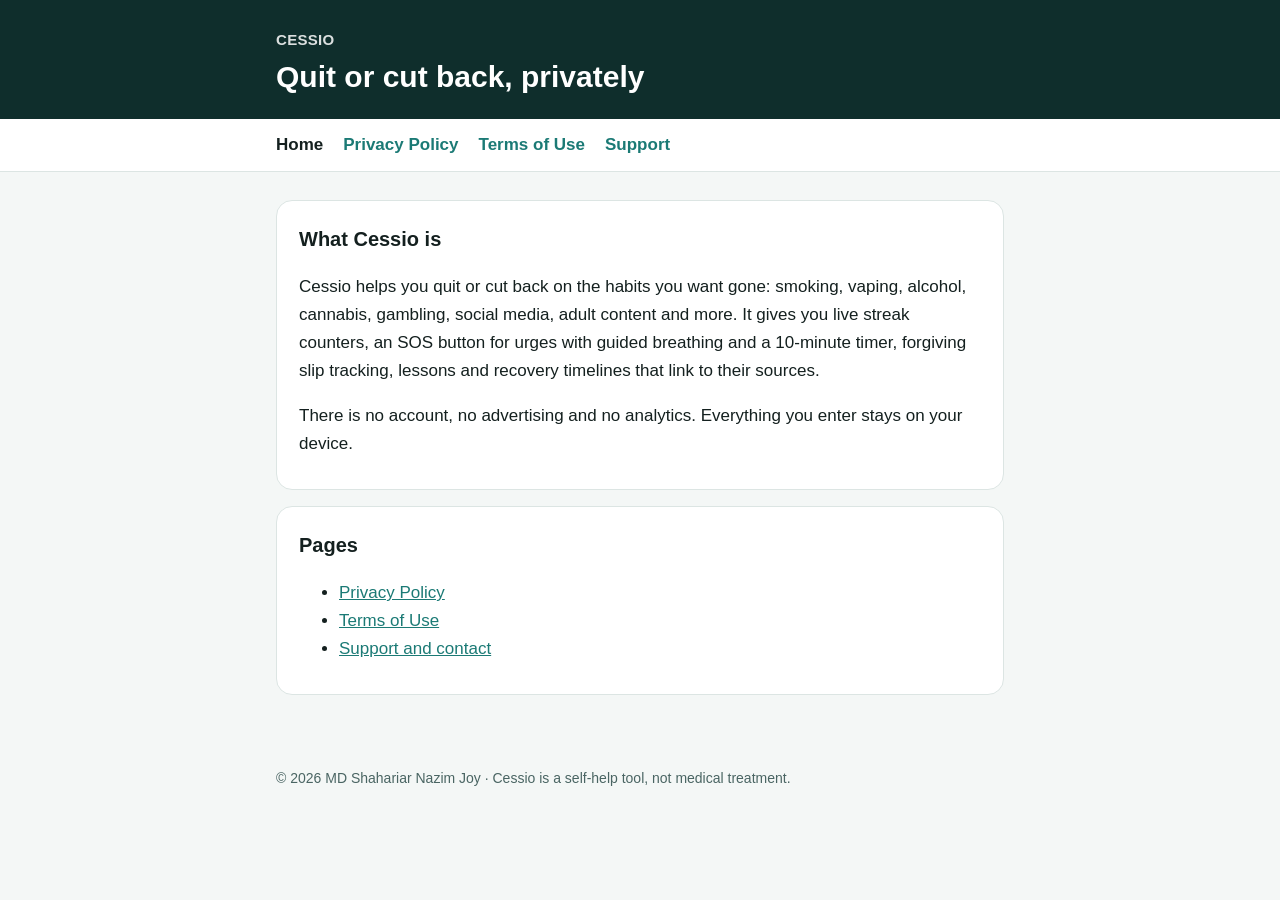
<file: index.html>
<!DOCTYPE html>
<html lang="en">
<head>
<meta charset="utf-8">
<meta name="viewport" content="width=device-width, initial-scale=1">
<title>Cessio — Quit or cut back, privately</title>
<meta name="description" content="Cessio: a private app for quitting or cutting back on habits.">
<link rel="stylesheet" href="style.css">
</head>
<body>
<header><div class="inner"><div class="brand">CESSIO</div><h1>Quit or cut back, privately</h1></div></header>
<nav aria-label="Pages"><ul>
  <li><a href="index.html" aria-current="page">Home</a></li>
  <li><a href="privacy.html">Privacy Policy</a></li>
  <li><a href="terms.html">Terms of Use</a></li>
  <li><a href="support.html">Support</a></li>
</ul></nav>
<main>
<section>
<h2>What Cessio is</h2>
<p>Cessio helps you quit or cut back on the habits you want gone: smoking, vaping, alcohol, cannabis, gambling, social media, adult content and more. It gives you live streak counters, an SOS button for urges with guided breathing and a 10-minute timer, forgiving slip tracking, lessons and recovery timelines that link to their sources.</p>
<p>There is no account, no advertising and no analytics. Everything you enter stays on your device.</p>
</section>
<section>
<h2>Pages</h2>
<ul>
<li><a href="privacy.html">Privacy Policy</a></li>
<li><a href="terms.html">Terms of Use</a></li>
<li><a href="support.html">Support and contact</a></li>
</ul>
</section>
</main>
<footer><div class="inner">© 2026 MD Shahariar Nazim Joy · Cessio is a self-help tool, not medical treatment.</div></footer>
</body>
</html>
</file>
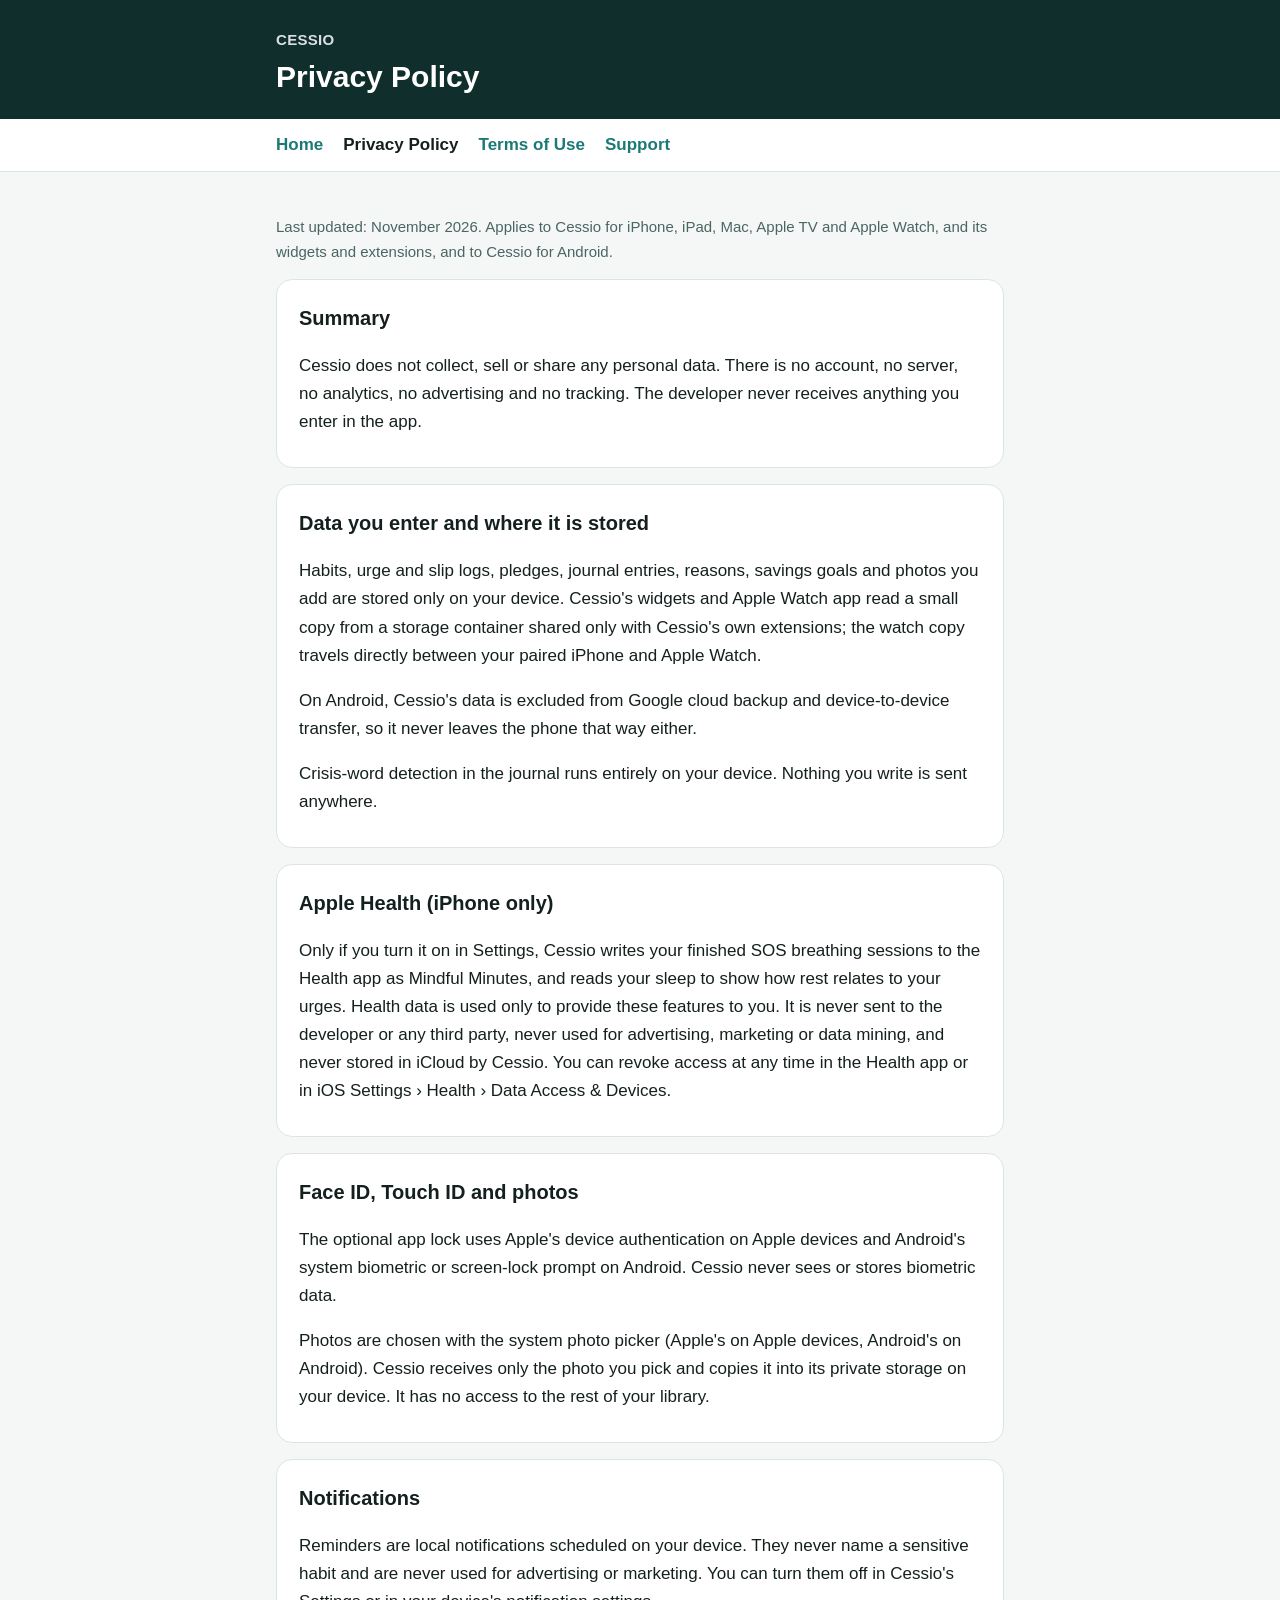
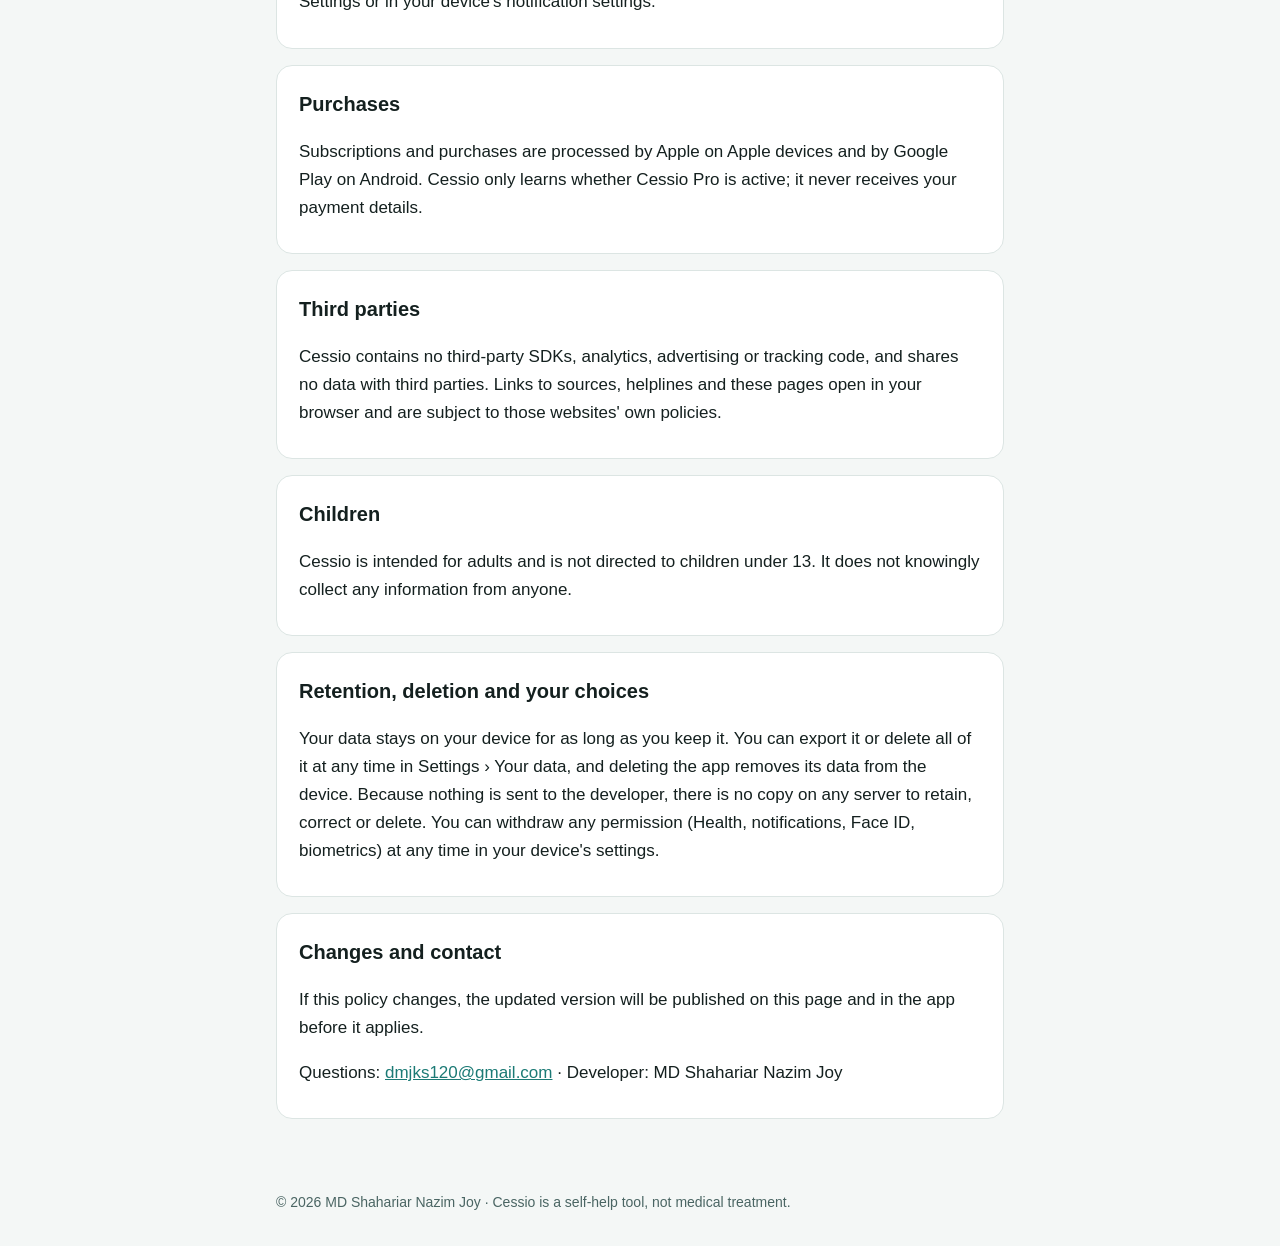
<file: privacy.html>
<!DOCTYPE html>
<html lang="en">
<head>
<meta charset="utf-8">
<meta name="viewport" content="width=device-width, initial-scale=1">
<title>Cessio — Privacy Policy</title>
<meta name="description" content="Cessio: a private app for quitting or cutting back on habits.">
<link rel="stylesheet" href="style.css">
</head>
<body>
<header><div class="inner"><div class="brand">CESSIO</div><h1>Privacy Policy</h1></div></header>
<nav aria-label="Pages"><ul>
  <li><a href="index.html">Home</a></li>
  <li><a href="privacy.html" aria-current="page">Privacy Policy</a></li>
  <li><a href="terms.html">Terms of Use</a></li>
  <li><a href="support.html">Support</a></li>
</ul></nav>
<main>
<p class="meta">Last updated: November 2026. Applies to Cessio for iPhone, iPad, Mac, Apple TV and Apple Watch, and its widgets and extensions, and to Cessio for Android.</p>
<section>
<h2>Summary</h2>
<p>Cessio does not collect, sell or share any personal data. There is no account, no server, no analytics, no advertising and no tracking. The developer never receives anything you enter in the app.</p>
</section>
<section>
<h2>Data you enter and where it is stored</h2>
<p>Habits, urge and slip logs, pledges, journal entries, reasons, savings goals and photos you add are stored only on your device. Cessio's widgets and Apple Watch app read a small copy from a storage container shared only with Cessio's own extensions; the watch copy travels directly between your paired iPhone and Apple Watch.</p>
<p>On Android, Cessio's data is excluded from Google cloud backup and device-to-device transfer, so it never leaves the phone that way either.</p>
<p>Crisis-word detection in the journal runs entirely on your device. Nothing you write is sent anywhere.</p>
</section>
<section>
<h2>Apple Health (iPhone only)</h2>
<p>Only if you turn it on in Settings, Cessio writes your finished SOS breathing sessions to the Health app as Mindful Minutes, and reads your sleep to show how rest relates to your urges. Health data is used only to provide these features to you. It is never sent to the developer or any third party, never used for advertising, marketing or data mining, and never stored in iCloud by Cessio. You can revoke access at any time in the Health app or in iOS Settings › Health › Data Access &amp; Devices.</p>
</section>
<section>
<h2>Face ID, Touch ID and photos</h2>
<p>The optional app lock uses Apple's device authentication on Apple devices and Android's system biometric or screen-lock prompt on Android. Cessio never sees or stores biometric data.</p>
<p>Photos are chosen with the system photo picker (Apple's on Apple devices, Android's on Android). Cessio receives only the photo you pick and copies it into its private storage on your device. It has no access to the rest of your library.</p>
</section>
<section>
<h2>Notifications</h2>
<p>Reminders are local notifications scheduled on your device. They never name a sensitive habit and are never used for advertising or marketing. You can turn them off in Cessio's Settings or in your device's notification settings.</p>
</section>
<section>
<h2>Purchases</h2>
<p>Subscriptions and purchases are processed by Apple on Apple devices and by Google Play on Android. Cessio only learns whether Cessio Pro is active; it never receives your payment details.</p>
</section>
<section>
<h2>Third parties</h2>
<p>Cessio contains no third-party SDKs, analytics, advertising or tracking code, and shares no data with third parties. Links to sources, helplines and these pages open in your browser and are subject to those websites' own policies.</p>
</section>
<section>
<h2>Children</h2>
<p>Cessio is intended for adults and is not directed to children under 13. It does not knowingly collect any information from anyone.</p>
</section>
<section>
<h2>Retention, deletion and your choices</h2>
<p>Your data stays on your device for as long as you keep it. You can export it or delete all of it at any time in Settings › Your data, and deleting the app removes its data from the device. Because nothing is sent to the developer, there is no copy on any server to retain, correct or delete. You can withdraw any permission (Health, notifications, Face ID, biometrics) at any time in your device's settings.</p>
</section>
<section>
<h2>Changes and contact</h2>
<p>If this policy changes, the updated version will be published on this page and in the app before it applies.</p>
<p>Questions: <a href="mailto:dmjks120@gmail.com">dmjks120@gmail.com</a> · Developer: MD Shahariar Nazim Joy</p>
</section>
</main>
<footer><div class="inner">© 2026 MD Shahariar Nazim Joy · Cessio is a self-help tool, not medical treatment.</div></footer>
</body>
</html>
</file>
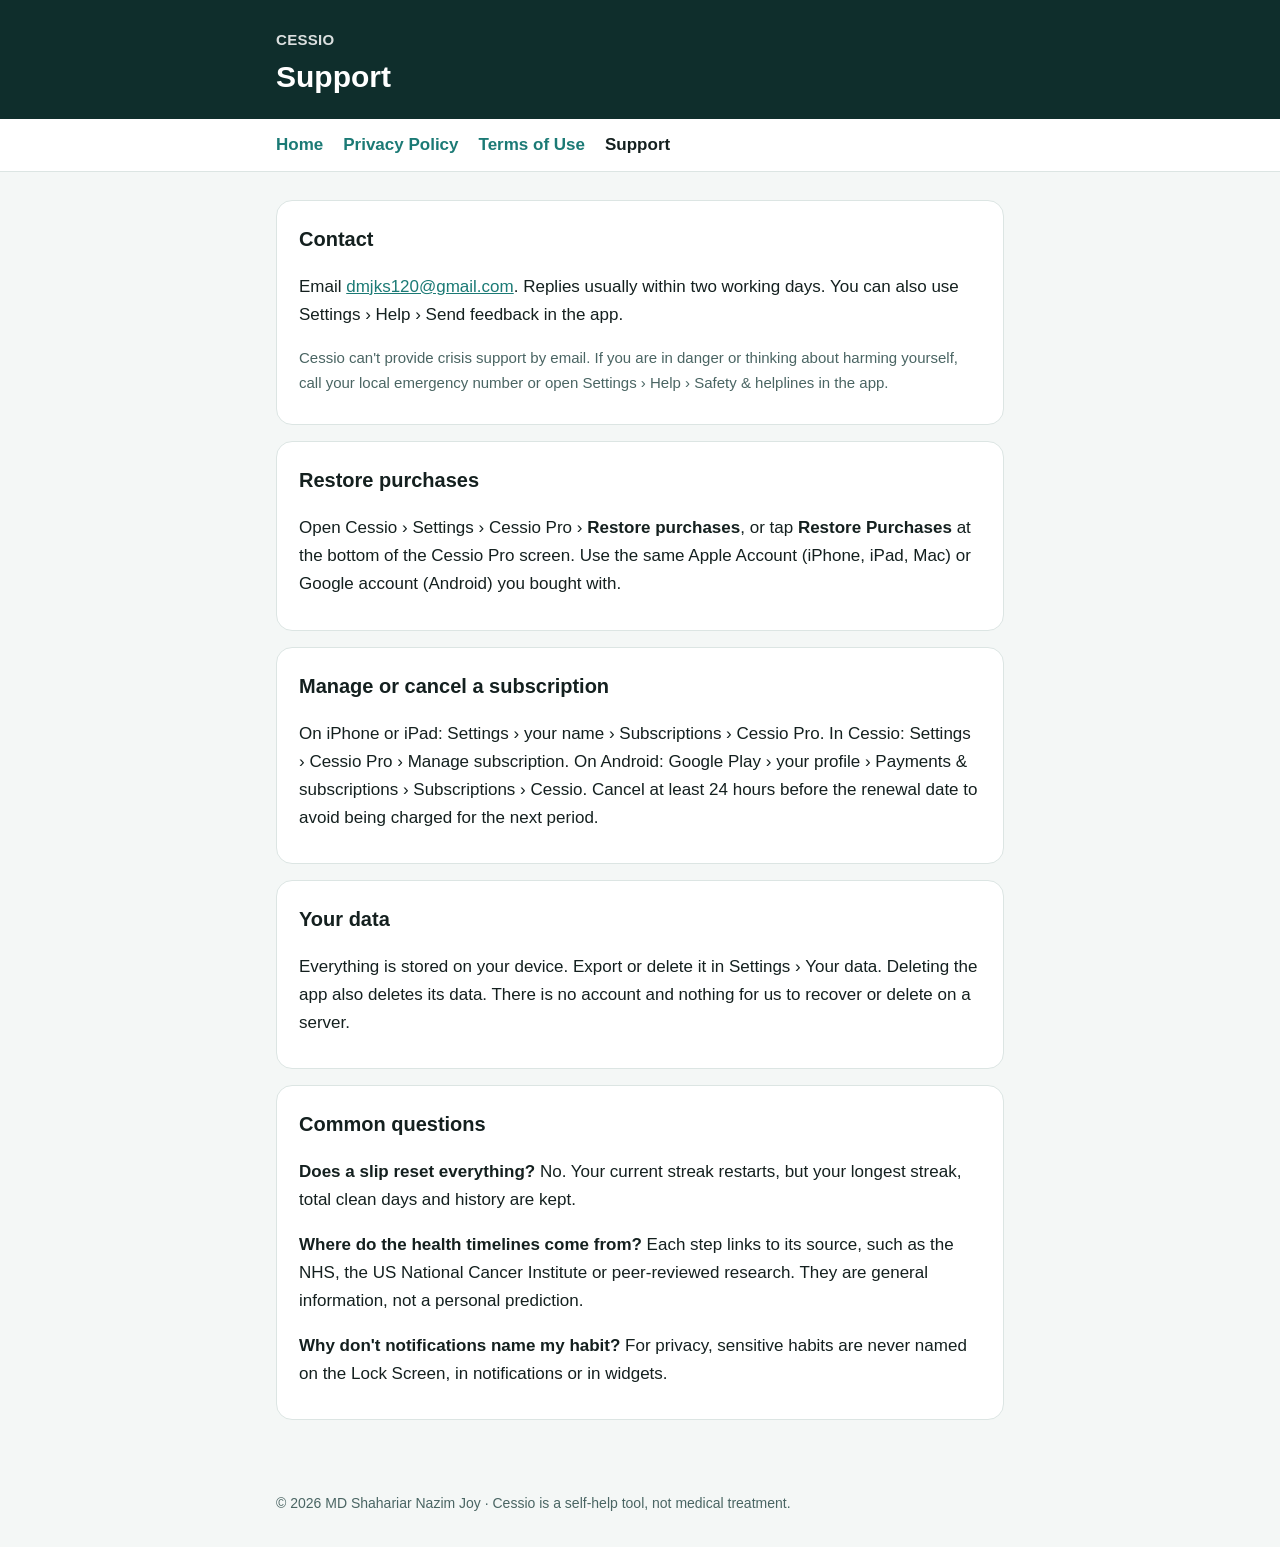
<file: support.html>
<!DOCTYPE html>
<html lang="en">
<head>
<meta charset="utf-8">
<meta name="viewport" content="width=device-width, initial-scale=1">
<title>Cessio — Support</title>
<meta name="description" content="Cessio: a private app for quitting or cutting back on habits.">
<link rel="stylesheet" href="style.css">
</head>
<body>
<header><div class="inner"><div class="brand">CESSIO</div><h1>Support</h1></div></header>
<nav aria-label="Pages"><ul>
  <li><a href="index.html">Home</a></li>
  <li><a href="privacy.html">Privacy Policy</a></li>
  <li><a href="terms.html">Terms of Use</a></li>
  <li><a href="support.html" aria-current="page">Support</a></li>
</ul></nav>
<main>
<section>
<h2>Contact</h2>
<p>Email <a href="mailto:dmjks120@gmail.com">dmjks120@gmail.com</a>. Replies usually within two working days. You can also use Settings › Help › Send feedback in the app.</p>
<p class="note">Cessio can't provide crisis support by email. If you are in danger or thinking about harming yourself, call your local emergency number or open Settings › Help › Safety &amp; helplines in the app.</p>
</section>
<section>
<h2>Restore purchases</h2>
<p>Open Cessio › Settings › Cessio Pro › <strong>Restore purchases</strong>, or tap <strong>Restore Purchases</strong> at the bottom of the Cessio Pro screen. Use the same Apple Account (iPhone, iPad, Mac) or Google account (Android) you bought with.</p>
</section>
<section>
<h2>Manage or cancel a subscription</h2>
<p>On iPhone or iPad: Settings › your name › Subscriptions › Cessio Pro. In Cessio: Settings › Cessio Pro › Manage subscription. On Android: Google Play › your profile › Payments &amp; subscriptions › Subscriptions › Cessio. Cancel at least 24 hours before the renewal date to avoid being charged for the next period.</p>
</section>
<section>
<h2>Your data</h2>
<p>Everything is stored on your device. Export or delete it in Settings › Your data. Deleting the app also deletes its data. There is no account and nothing for us to recover or delete on a server.</p>
</section>
<section>
<h2>Common questions</h2>
<p><strong>Does a slip reset everything?</strong> No. Your current streak restarts, but your longest streak, total clean days and history are kept.</p>
<p><strong>Where do the health timelines come from?</strong> Each step links to its source, such as the NHS, the US National Cancer Institute or peer-reviewed research. They are general information, not a personal prediction.</p>
<p><strong>Why don't notifications name my habit?</strong> For privacy, sensitive habits are never named on the Lock Screen, in notifications or in widgets.</p>
</section>
</main>
<footer><div class="inner">© 2026 MD Shahariar Nazim Joy · Cessio is a self-help tool, not medical treatment.</div></footer>
</body>
</html>
</file>
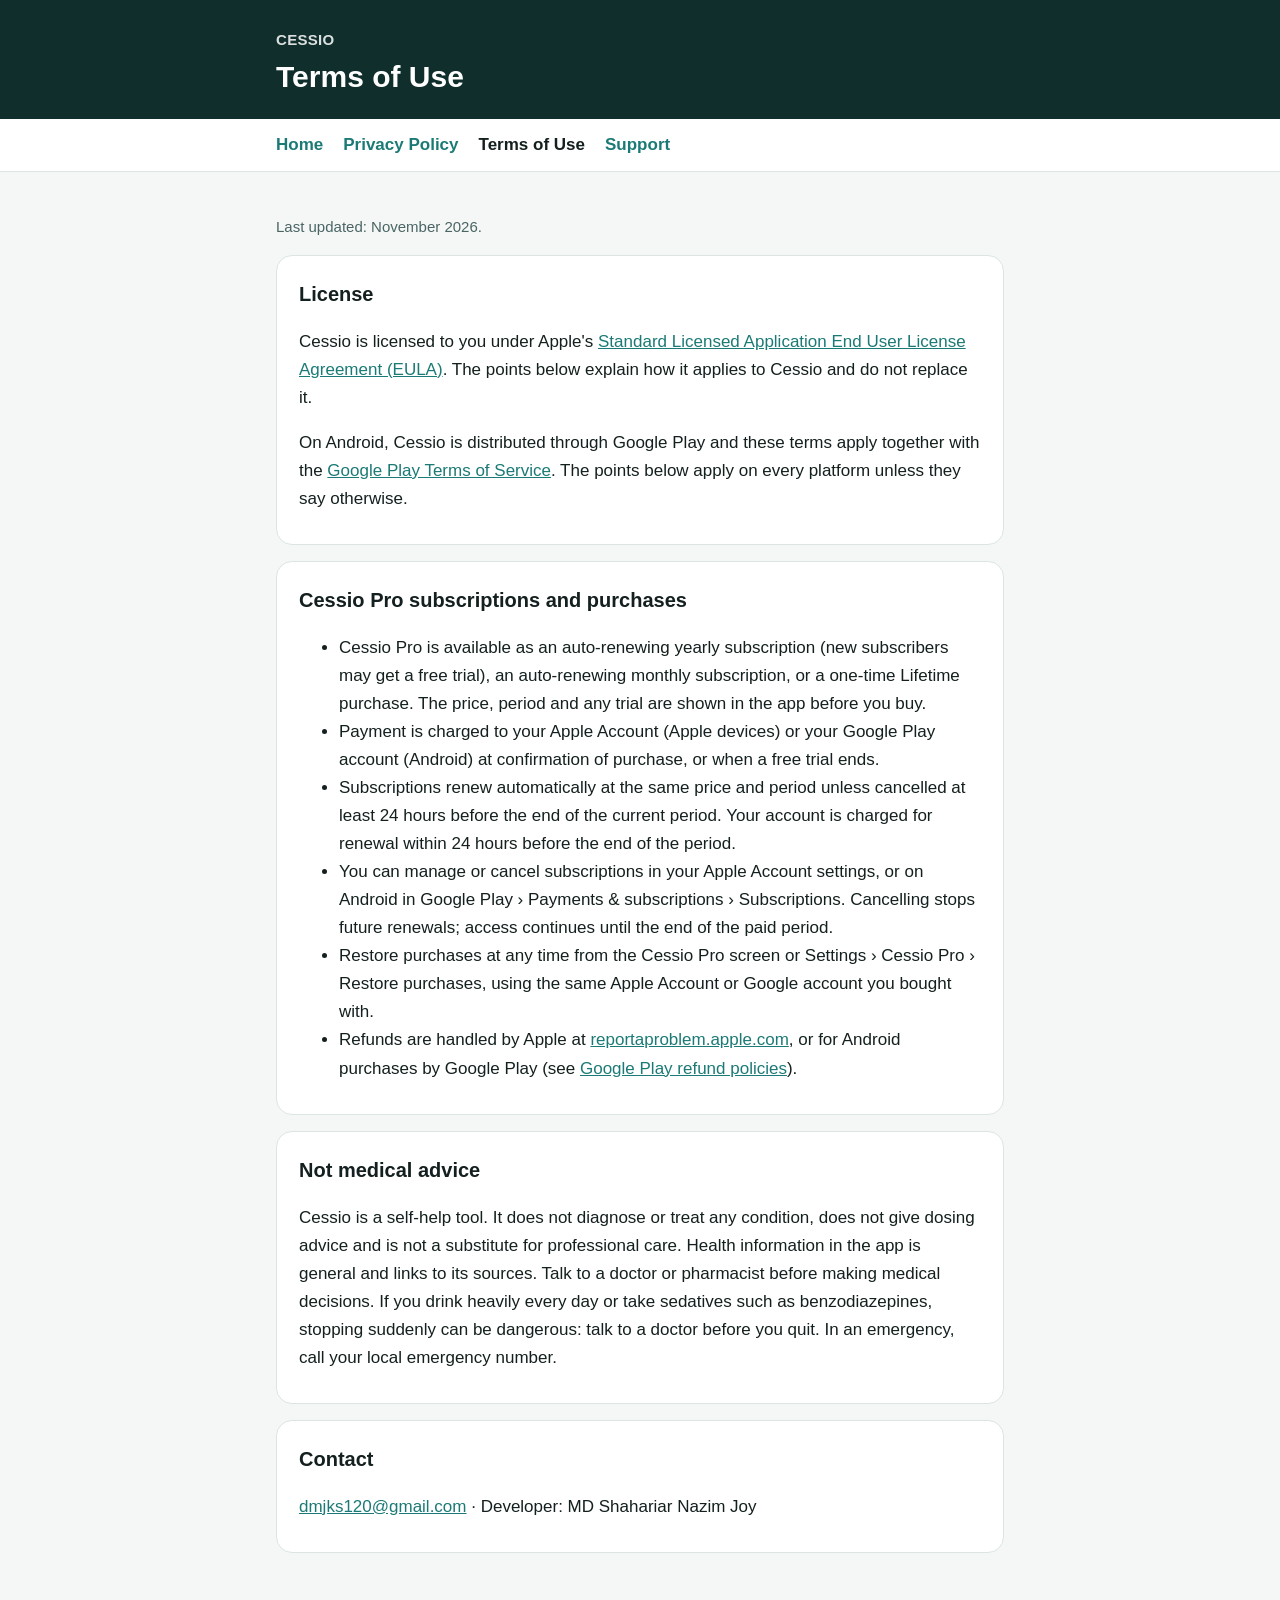
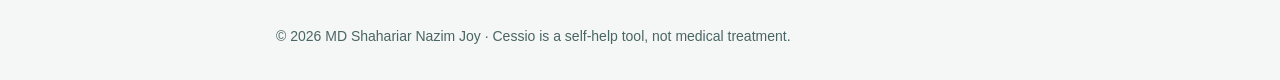
<file: terms.html>
<!DOCTYPE html>
<html lang="en">
<head>
<meta charset="utf-8">
<meta name="viewport" content="width=device-width, initial-scale=1">
<title>Cessio — Terms of Use</title>
<meta name="description" content="Cessio: a private app for quitting or cutting back on habits.">
<link rel="stylesheet" href="style.css">
</head>
<body>
<header><div class="inner"><div class="brand">CESSIO</div><h1>Terms of Use</h1></div></header>
<nav aria-label="Pages"><ul>
  <li><a href="index.html">Home</a></li>
  <li><a href="privacy.html">Privacy Policy</a></li>
  <li><a href="terms.html" aria-current="page">Terms of Use</a></li>
  <li><a href="support.html">Support</a></li>
</ul></nav>
<main>
<p class="meta">Last updated: November 2026.</p>
<section>
<h2>License</h2>
<p>Cessio is licensed to you under Apple's <a href="https://www.apple.com/legal/internet-services/itunes/dev/stdeula/">Standard Licensed Application End User License Agreement (EULA)</a>. The points below explain how it applies to Cessio and do not replace it.</p>
<p>On Android, Cessio is distributed through Google Play and these terms apply together with the <a href="https://play.google/intl/en_us/about/play-terms/">Google Play Terms of Service</a>. The points below apply on every platform unless they say otherwise.</p>
</section>
<section>
<h2>Cessio Pro subscriptions and purchases</h2>
<ul>
<li>Cessio Pro is available as an auto-renewing yearly subscription (new subscribers may get a free trial), an auto-renewing monthly subscription, or a one-time Lifetime purchase. The price, period and any trial are shown in the app before you buy.</li>
<li>Payment is charged to your Apple Account (Apple devices) or your Google Play account (Android) at confirmation of purchase, or when a free trial ends.</li>
<li>Subscriptions renew automatically at the same price and period unless cancelled at least 24 hours before the end of the current period. Your account is charged for renewal within 24 hours before the end of the period.</li>
<li>You can manage or cancel subscriptions in your Apple Account settings, or on Android in Google Play › Payments &amp; subscriptions › Subscriptions. Cancelling stops future renewals; access continues until the end of the paid period.</li>
<li>Restore purchases at any time from the Cessio Pro screen or Settings › Cessio Pro › Restore purchases, using the same Apple Account or Google account you bought with.</li>
<li>Refunds are handled by Apple at <a href="https://reportaproblem.apple.com">reportaproblem.apple.com</a>, or for Android purchases by Google Play (see <a href="https://support.google.com/googleplay/answer/2479637">Google Play refund policies</a>).</li>
</ul>
</section>
<section>
<h2>Not medical advice</h2>
<p>Cessio is a self-help tool. It does not diagnose or treat any condition, does not give dosing advice and is not a substitute for professional care. Health information in the app is general and links to its sources. Talk to a doctor or pharmacist before making medical decisions. If you drink heavily every day or take sedatives such as benzodiazepines, stopping suddenly can be dangerous: talk to a doctor before you quit. In an emergency, call your local emergency number.</p>
</section>
<section>
<h2>Contact</h2>
<p><a href="mailto:dmjks120@gmail.com">dmjks120@gmail.com</a> · Developer: MD Shahariar Nazim Joy</p>
</section>
</main>
<footer><div class="inner">© 2026 MD Shahariar Nazim Joy · Cessio is a self-help tool, not medical treatment.</div></footer>
</body>
</html>
</file>
<file: style.css>
:root {
  --teal: #1B7A75; --deep: #0F2E2C; --ink: #14201F; --muted: #4A6563;
  --bg: #F4F7F6; --card: #FFFFFF; --line: #DCE5E3;
}
@media (prefers-color-scheme: dark) {
  :root { --teal: #4FB8B0; --deep: #0B1F1E; --ink: #E8F1EF; --muted: #9FBAB7; --bg: #101716; --card: #17201F; --line: #26332F; }
}
* { box-sizing: border-box; }
body { margin: 0; font-family: -apple-system, BlinkMacSystemFont, "Segoe UI", Roboto, sans-serif;
  background: var(--bg); color: var(--ink); line-height: 1.65; font-size: 17px; }
header { background: var(--deep); color: #fff; }
header .inner, nav ul, main, footer .inner { max-width: 760px; margin: 0 auto; padding-left: 16px; padding-right: 16px; }
header .inner { padding-top: 28px; padding-bottom: 24px; }
header .brand { font-weight: 700; letter-spacing: .02em; opacity: .85; font-size: 15px; }
header h1 { margin: 6px 0 0; font-size: 30px; line-height: 1.2; }
nav { background: var(--card); border-bottom: 1px solid var(--line); }
nav ul { list-style: none; display: flex; flex-wrap: wrap; gap: 4px 20px; padding-top: 12px; padding-bottom: 12px; margin: 0 auto; }
nav a { color: var(--teal); text-decoration: none; font-weight: 600; }
nav a[aria-current="page"] { color: var(--ink); }
main { padding-top: 28px; padding-bottom: 48px; }
section { background: var(--card); border: 1px solid var(--line); border-radius: 16px; padding: 4px 22px 14px; margin-bottom: 16px; }
h2 { font-size: 20px; margin: 18px 0 6px; }
p, li { color: var(--ink); }
.meta, .note { color: var(--muted); font-size: 15px; }
a { color: var(--teal); }
footer { color: var(--muted); font-size: 14px; }
footer .inner { padding-top: 8px; padding-bottom: 32px; }
</file>
